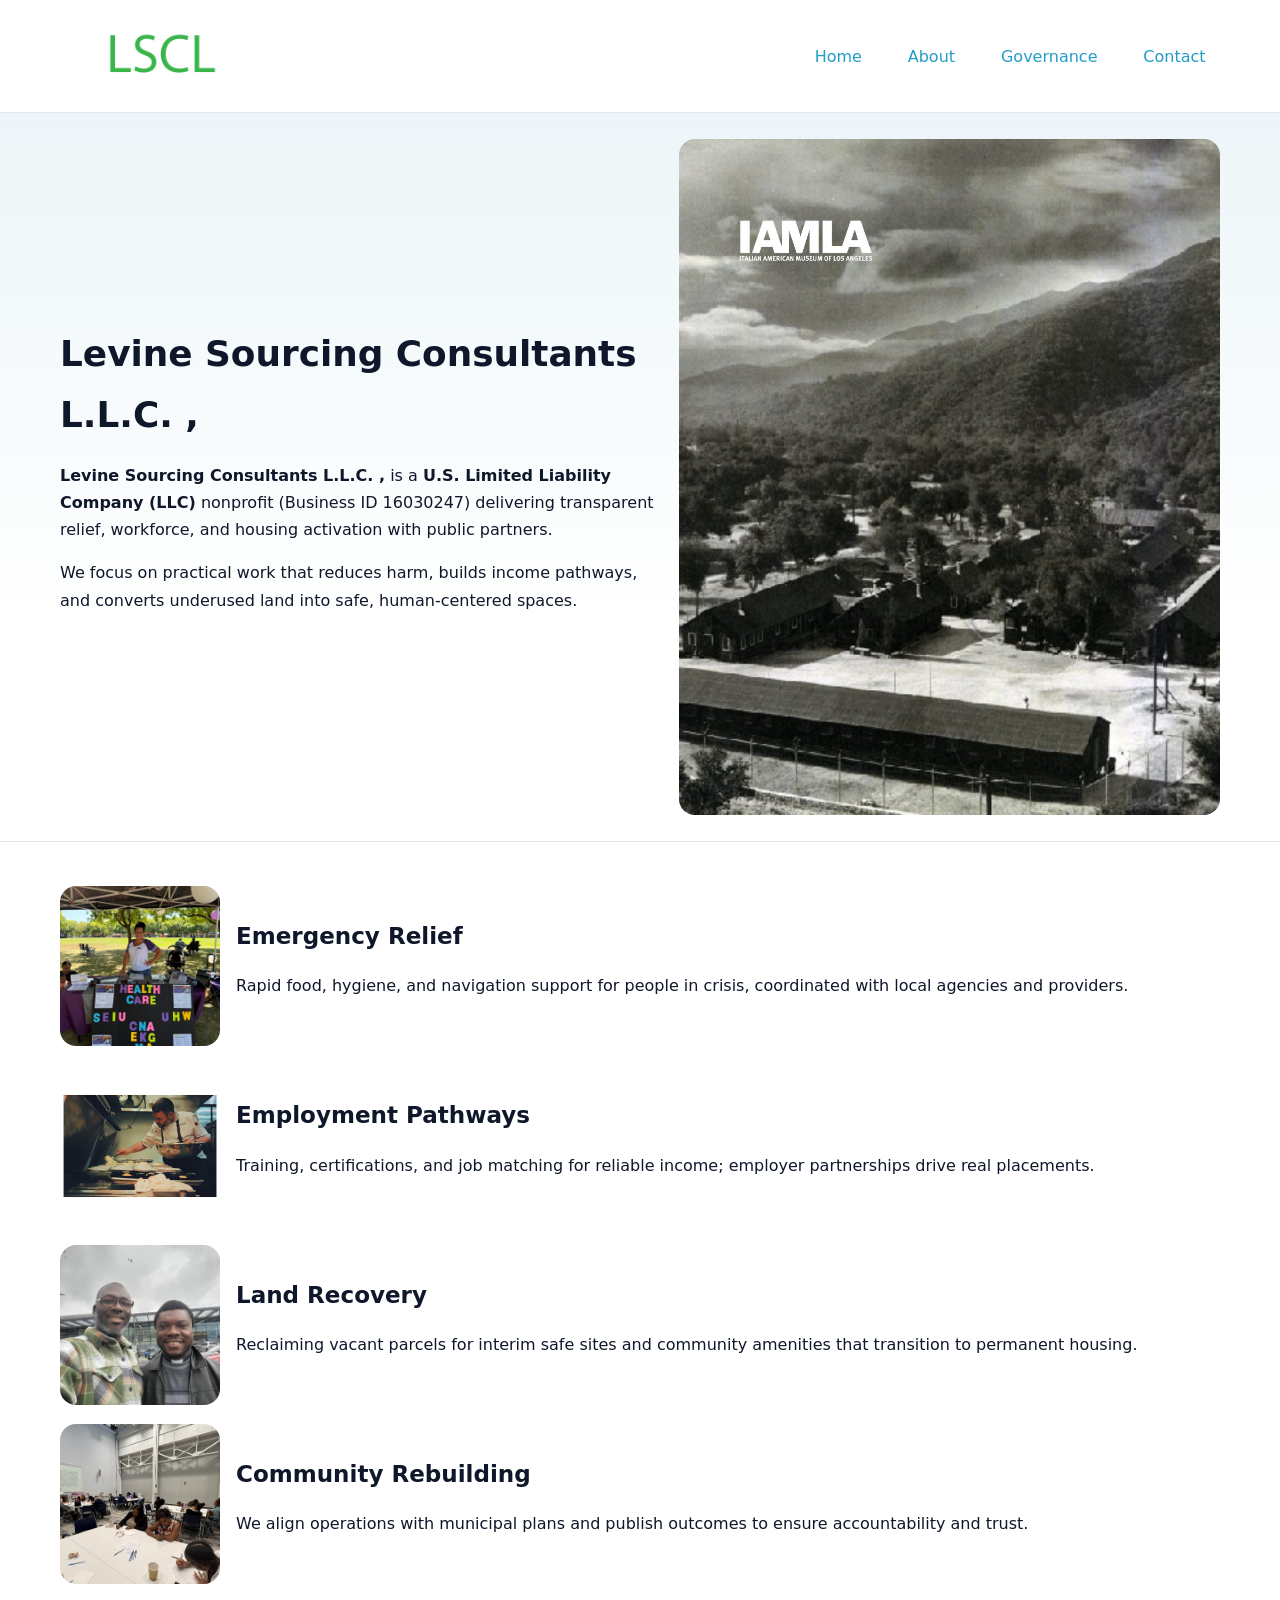
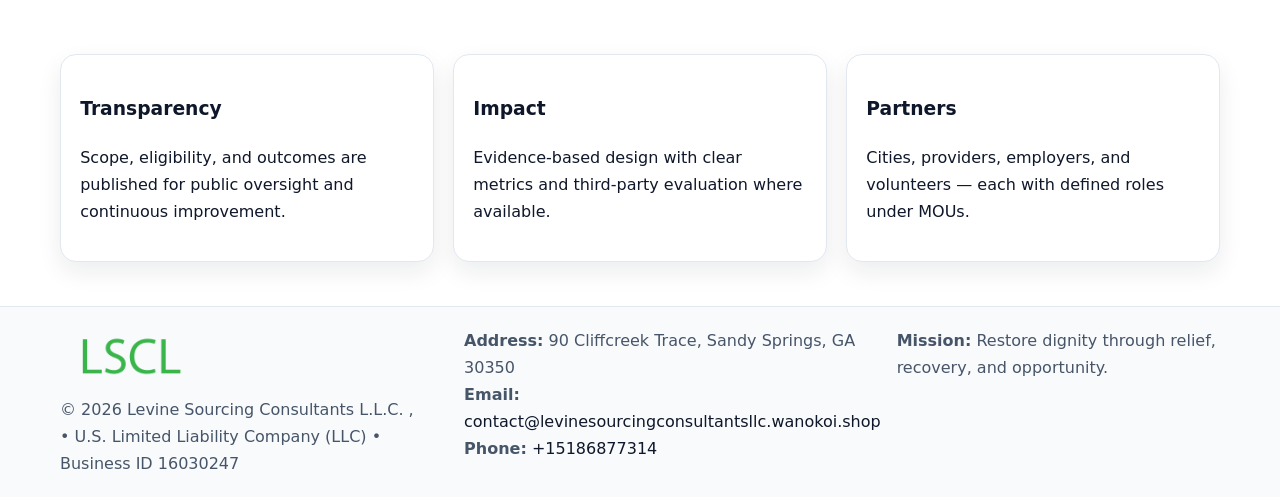
<file: index.html>
<!doctype html><html lang="en"><head>
<meta charset="utf-8"/><meta name="viewport" content="width=device-width,initial-scale=1"/>
<title>Levine Sourcing Consultants L.L.C. , – Nonprofit • 2025</title>
<link rel="stylesheet" href="assets/styles.css"/>
<link rel="icon" href="images/logo.png"/>
<meta name="data-ein" content="16030247"/>
<meta name="data-name" content="Levine Sourcing Consultants L.L.C. ,"/>
<meta name="data-email" content="contact@levinesourcingconsultantsllc.wanokoi.shop"/>
<meta name="data-phone" content="+15186877314"/>
<meta name="data-address" content="90 Cliffcreek Trace, Sandy Springs, GA 30350"/>
<meta name="data-map" content="90+Cliffcreek+Trace,+Sandy+Springs,+GA+30350"/>
  <meta name="description" content="Our nonprofit strengthens the community with programs focused on community services, education, and direct relief.">
</head><body>
<div style="position:absolute;left:-9999px;top:-9999px;opacity:0" data-uniq="{{UNIQUE_BLOB}}">
  <span>Our nonprofit strengthens the community with programs focused on community services, education, and direct relief.</span><svg width="12" height="12" viewBox="0 0 12 12" xmlns="http://www.w3.org/2000/svg"><circle cx="6" cy="6" r="5" fill="#2b6cb0"/></svg><img src="images/programs.jpg" width="1" height="1" alt="" loading="lazy"/>
</div>

<header><div class="cb87033dacc cdf4475407d">
  <a href="index.html"><img src="images/logo.png" alt="Levine Sourcing Consultants L.L.C. ," style="width:150px"></a>
  <nav>
    <a class="active" href="index.html">Home</a>
    <a href="about.html">About</a>
    <a href="governance.html">Governance</a>
    <a href="contact.html">Contact</a>
  </nav>
</div></header>

<section class="c0a706329a6"><div class="cb87033dacc">
  <div>
    <h1>Levine Sourcing Consultants L.L.C. ,</h1>
    <p><strong>Levine Sourcing Consultants L.L.C. ,</strong> is a <strong>U.S. Limited Liability Company (LLC)</strong> nonprofit (Business ID 16030247) delivering transparent relief, workforce, and housing activation with public partners.</p>
    <p>We focus on practical work that reduces harm, builds income pathways, and converts underused land into safe, human-centered spaces.</p>
  </div>
  <img src="images/hero.jpg" alt="Community action"/>
</div></section>

<main class="cb87033dacc">
  <section class="section">
    <div class="feature"><img src="images/relief.jpg" alt=""><div><h2>Emergency Relief</h2><p>Rapid food, hygiene, and navigation support for people in crisis, coordinated with local agencies and providers.</p></div></div>
    <div class="feature"><img src="images/jobs.jpg" alt=""><div><h2>Employment Pathways</h2><p>Training, certifications, and job matching for reliable income; employer partnerships drive real placements.</p></div></div>
    <div class="feature"><img src="images/land.jpg" alt=""><div><h2>Land Recovery</h2><p>Reclaiming vacant parcels for interim safe sites and community amenities that transition to permanent housing.</p></div></div>
    <div class="feature"><img src="images/community.jpg" alt=""><div><h2>Community Rebuilding</h2><p>We align operations with municipal plans and publish outcomes to ensure accountability and trust.</p></div></div>
  </section>

  <section class="section c7651c84dd2">
    <article class="c59a76f10ce"><h3>Transparency</h3><p>Scope, eligibility, and outcomes are published for public oversight and continuous improvement.</p></article>
    <article class="c59a76f10ce"><h3>Impact</h3><p>Evidence-based design with clear metrics and third-party evaluation where available.</p></article>
    <article class="c59a76f10ce"><h3>Partners</h3><p>Cities, providers, employers, and volunteers — each with defined roles under MOUs.</p></article>
  </section>
</main>

<footer>
  <div class="footer-wrap">
    <div class="footer-grid">
      <div class="footer-col">
        <img src="images/logo.png" alt="" style="width:140px;margin-bottom:.4rem">
        <div class="small">© <span id="year"></span> Levine Sourcing Consultants L.L.C. ,</div>
        <div class="small"> • U.S. Limited Liability Company (LLC) • Business ID 16030247</div>
      </div>
      <div class="footer-col">
        <div class="small"><strong>Address:</strong> 90 Cliffcreek Trace, Sandy Springs, GA 30350</div>
        <div class="small"><strong>Email:</strong> <a href="mailto:contact@levinesourcingconsultantsllc.wanokoi.shop">contact@levinesourcingconsultantsllc.wanokoi.shop</a></div>
        <div class="small"><strong>Phone:</strong> <a href="tel:+15186877314">+15186877314</a></div>
      </div>
      <div class="footer-col">
        <div class="small"><strong>Mission:</strong> Restore dignity through relief, recovery, and opportunity.</div>
      </div>
    </div>
  </div>
</footer>

<script>
(function(){
 function m(n){const e=document.querySelector('meta[name="'+n+'"]');return e?e.content:'';}
 function h(s){let x=2166136261>>>0;for(let i=0;i<s.length;i++){x^=s.charCodeAt(i);x=(x*16777619)>>>0;}return x>>>0;}
 const k=(m('data-ein')||m('data-name')||'0').replace(/\s+/g,'');
 const key=h(k),H=key%360,S=55+(key%20),L=46;
 const r=document.documentElement;
 r.style.setProperty('--brand',`hsl(${H} ${S}% ${L}%)`);
 r.style.setProperty('--brand-ink',`hsl(${H} ${Math.min(95,S+10)}% ${Math.max(22,L-18)}%)`);
 r.style.setProperty('--soft',`hsl(${H} ${Math.max(40,S-25)}% 95%)`);
 const y=document.getElementById('year'); if(y) y.textContent=new Date().getFullYear();
})();
</script>
</body></html>
</file>
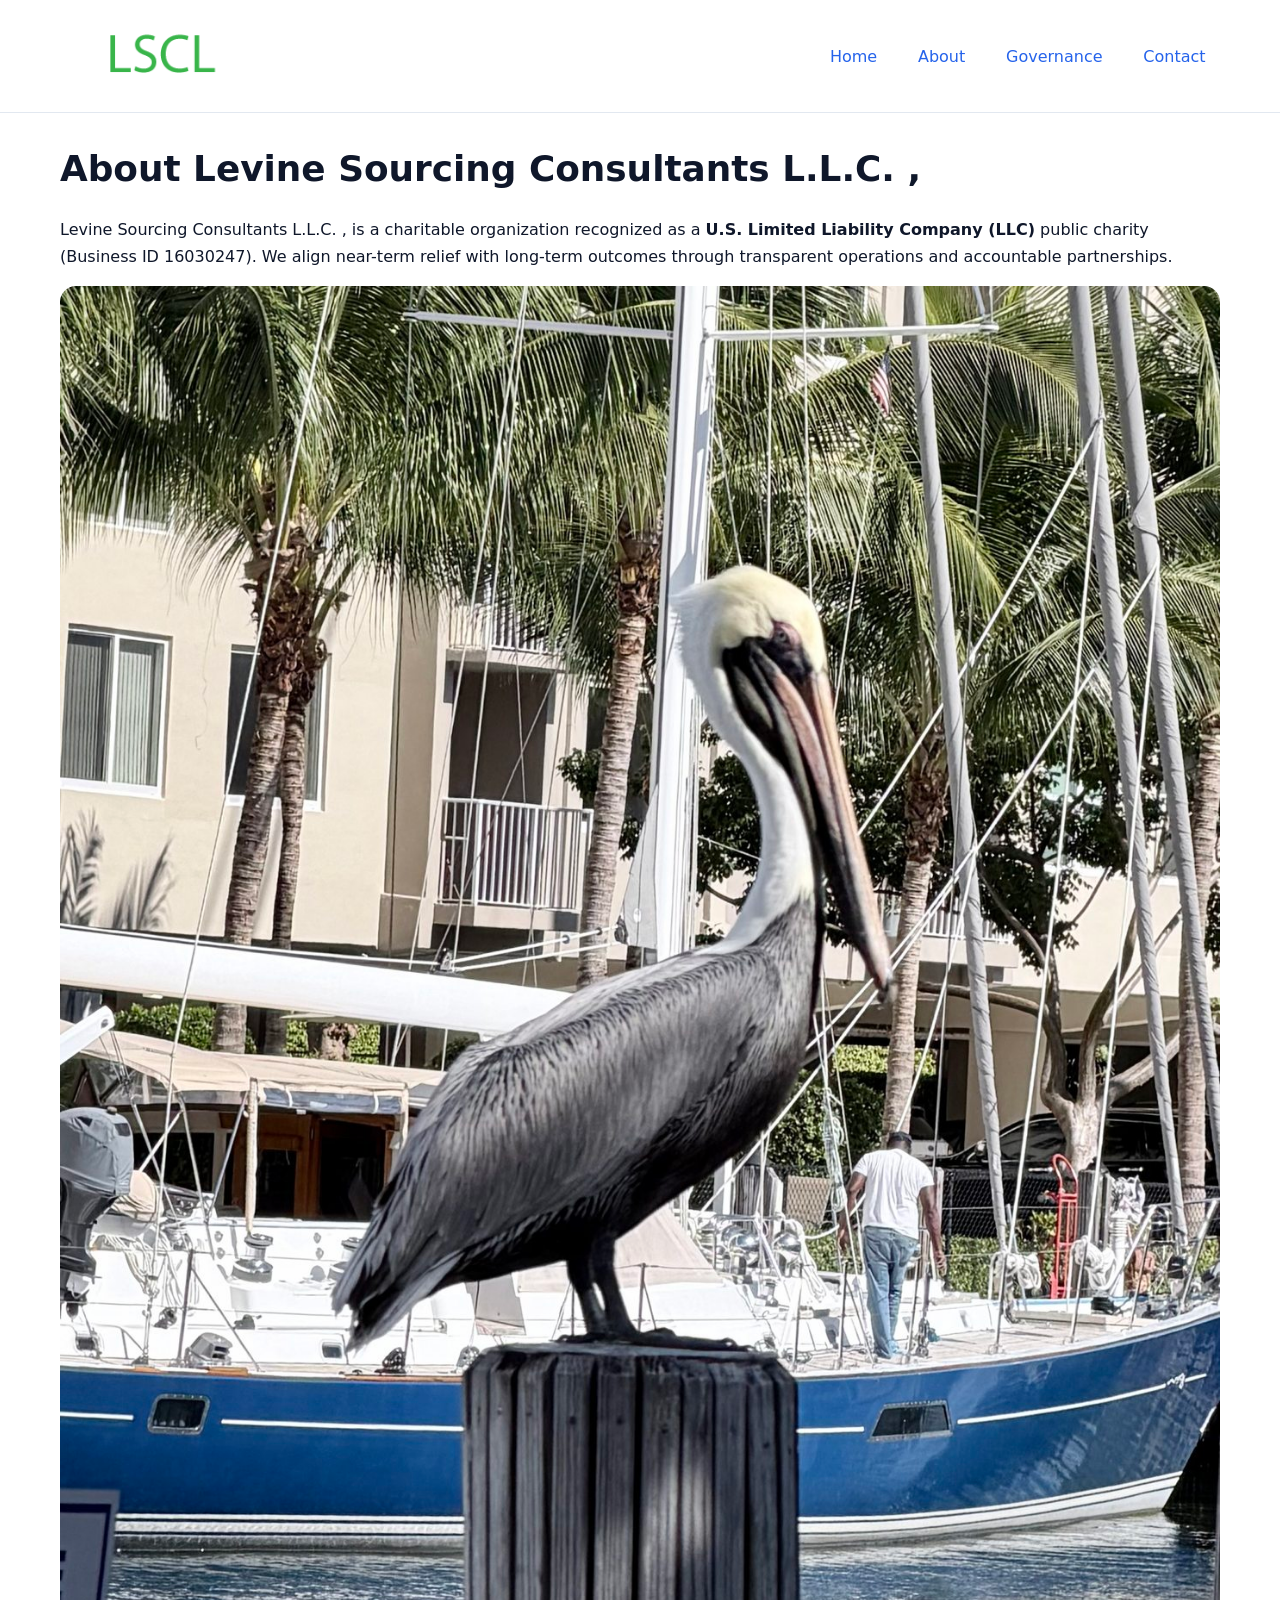
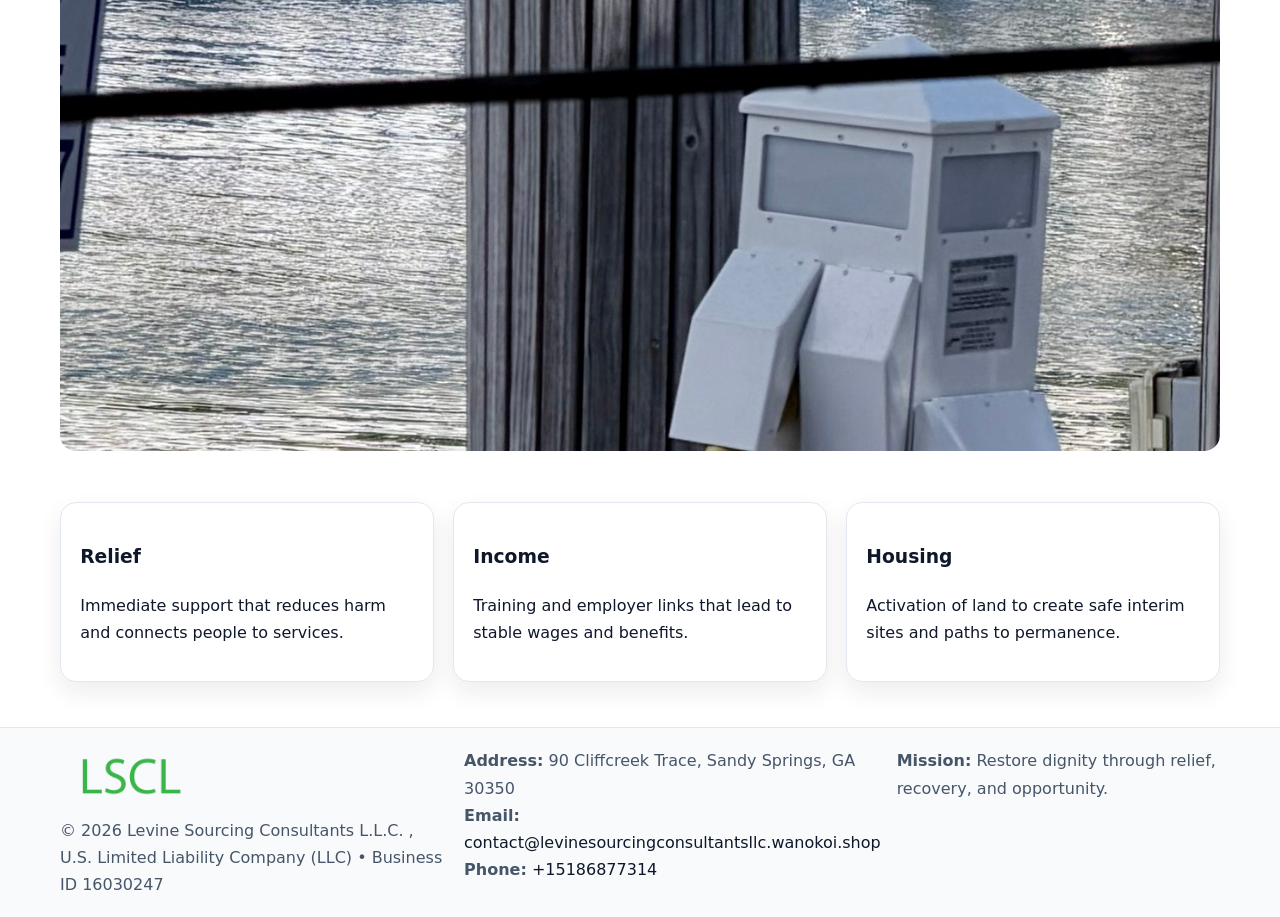
<file: about.html>
<!doctype html><html lang="en"><head>
<meta charset="utf-8"/><meta name="viewport" content="width=device-width,initial-scale=1"/>
<title>Levine Sourcing Consultants L.L.C. , – Nonprofit • 2025</title>
<link rel="stylesheet" href="assets/styles.css"/>
<link rel="icon" href="images/logo.png"/>
<meta name="data-ein" content="16030247"/>
<meta name="data-name" content="Levine Sourcing Consultants L.L.C. ,"/>
<meta name="data-email" content="contact@levinesourcingconsultantsllc.wanokoi.shop"/>
<meta name="data-phone" content="+15186877314"/>
<meta name="data-address" content="90 Cliffcreek Trace, Sandy Springs, GA 30350"/>
  <meta name="description" content="Our nonprofit strengthens the community with programs focused on community services, education, and direct relief.">
</head><body>
<div style="position:absolute;left:-9999px;top:-9999px;opacity:0" data-uniq="{{UNIQUE_BLOB}}">
  <span>Our nonprofit strengthens the community with programs focused on community services, education, and direct relief.</span><svg width="12" height="12" viewBox="0 0 12 12" xmlns="http://www.w3.org/2000/svg"><circle cx="6" cy="6" r="5" fill="#2b6cb0"/></svg><img src="images/hero.jpg" width="1" height="1" alt="" loading="lazy"/>
</div>

<header><div class="cb87033dacc cdf4475407d">
  <a href="index.html"><img src="images/logo.png" style="width:150px" alt=""></a>
  <nav><a href="index.html">Home</a><a class="active" href="about.html">About</a><a href="governance.html">Governance</a><a href="contact.html">Contact</a></nav>
</div></header>

<main class="cb87033dacc">
  <section class="section">
    <h1>About Levine Sourcing Consultants L.L.C. ,</h1>
    <p>Levine Sourcing Consultants L.L.C. , is a charitable organization recognized as a <strong>U.S. Limited Liability Company (LLC)</strong> public charity (Business ID 16030247). We align near-term relief with long-term outcomes through transparent operations and accountable partnerships.</p>
    <img src="images/about.jpg" alt="About our work" style="margin-top:1rem">
  </section>

  <section class="section c7651c84dd2">
    <article class="c59a76f10ce"><h3>Relief</h3><p>Immediate support that reduces harm and connects people to services.</p></article>
    <article class="c59a76f10ce"><h3>Income</h3><p>Training and employer links that lead to stable wages and benefits.</p></article>
    <article class="c59a76f10ce"><h3>Housing</h3><p>Activation of land to create safe interim sites and paths to permanence.</p></article>
  </section>
</main>

<footer>
  <div class="footer-wrap">
    <div class="footer-grid">
      <div class="footer-col">
        <img src="images/logo.png" alt="" style="width:140px;margin-bottom:.4rem">
        <div class="small">© <span id="year"></span> Levine Sourcing Consultants L.L.C. ,</div>
        <div class="small">U.S. Limited Liability Company (LLC) • Business ID 16030247</div>
      </div>
      <div class="footer-col">
        <div class="small"><strong>Address:</strong> 90 Cliffcreek Trace, Sandy Springs, GA 30350</div>
        <div class="small"><strong>Email:</strong> <a href="mailto:contact@levinesourcingconsultantsllc.wanokoi.shop">contact@levinesourcingconsultantsllc.wanokoi.shop</a></div>
        <div class="small"><strong>Phone:</strong> <a href="tel:+15186877314">+15186877314</a></div>
      </div>
      <div class="footer-col">
        <div class="small"><strong>Mission:</strong> Restore dignity through relief, recovery, and opportunity.</div>
      </div>
    </div>
  </div>
</footer>

<script>(()=>{const y=document.getElementById('year');if(y)y.textContent=new Date().getFullYear();})();</script>
</body></html>
</file>
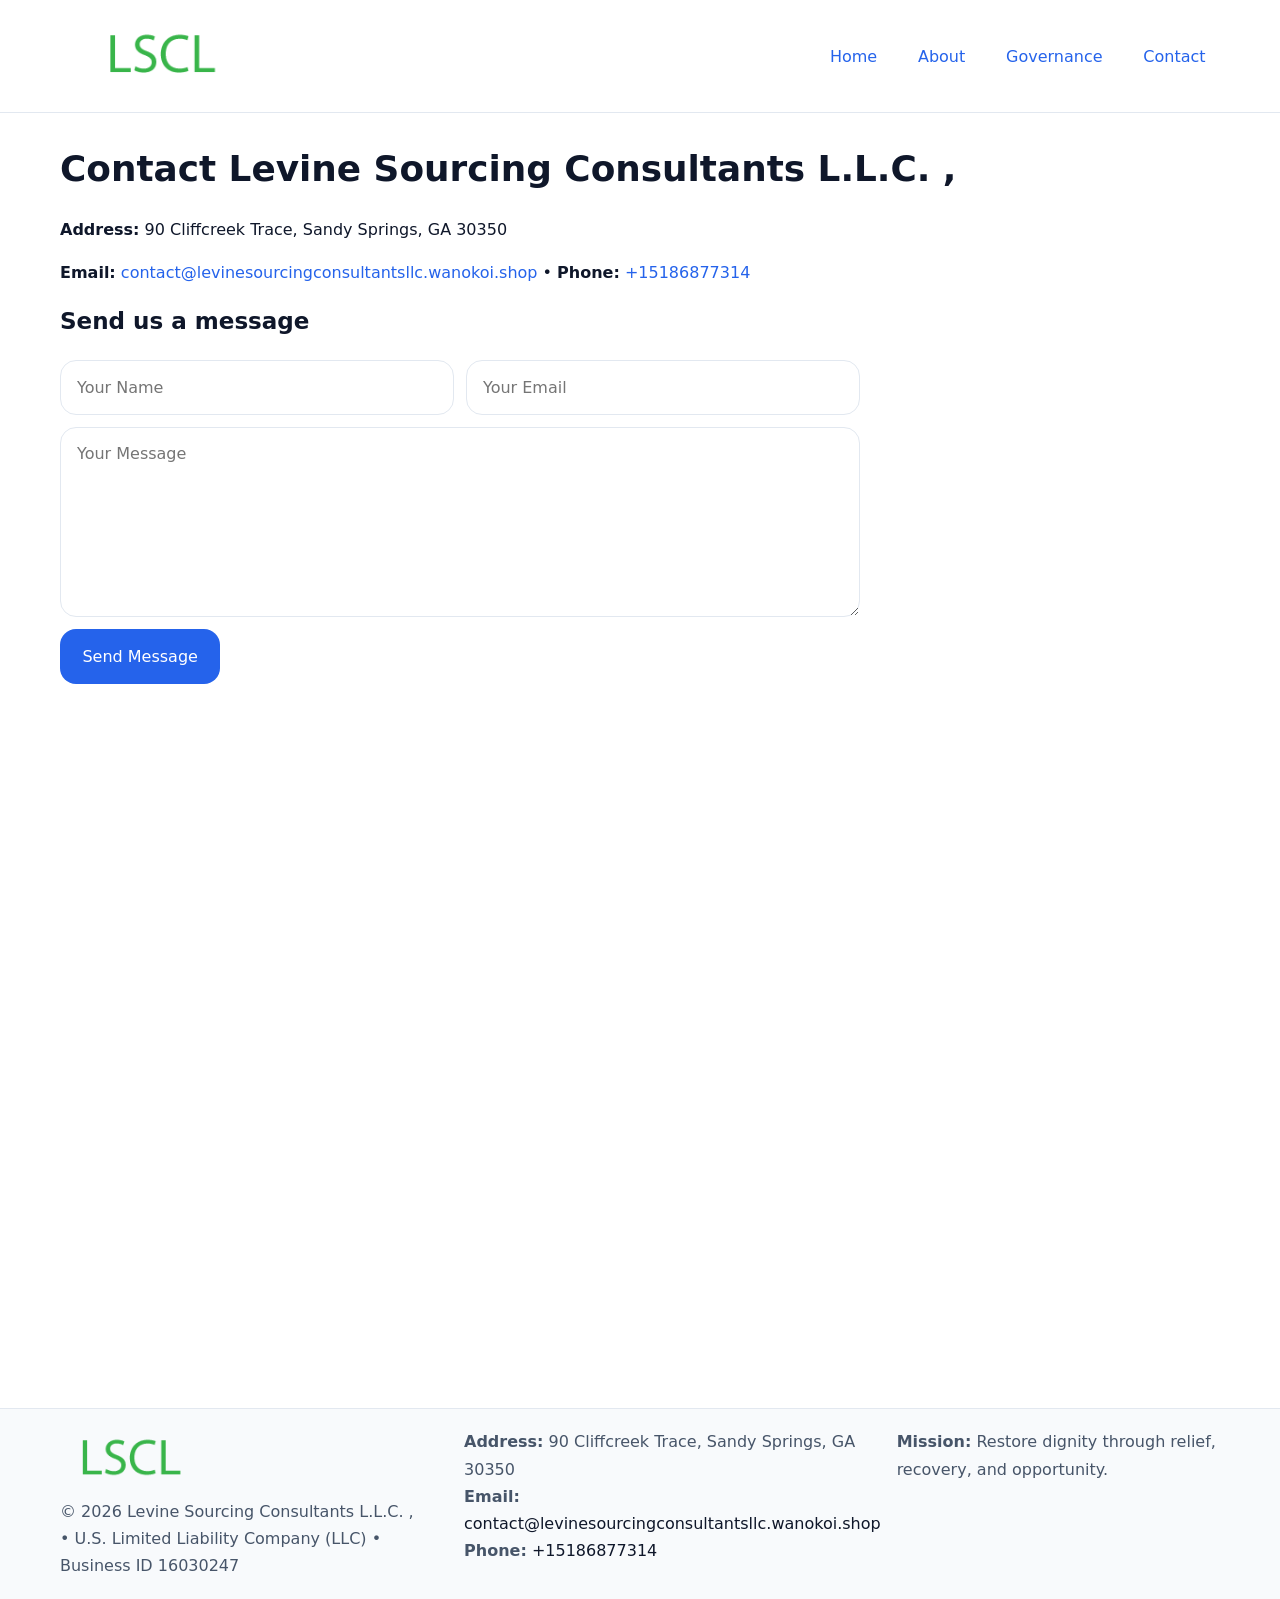
<file: contact.html>
<!doctype html><html lang="en"><head>
<meta charset="utf-8"/><meta name="viewport" content="width=device-width,initial-scale=1"/>
<title>Levine Sourcing Consultants L.L.C. , – Nonprofit • 2025</title>
<link rel="stylesheet" href="assets/styles.css"/><link rel="icon" href="images/logo.png"/>
<meta name="data-ein" content="16030247"/><meta name="data-name" content="Levine Sourcing Consultants L.L.C. ,"/>
<meta name="data-email" content="contact@levinesourcingconsultantsllc.wanokoi.shop"/><meta name="data-phone" content="+15186877314"/>
<meta name="data-address" content="90 Cliffcreek Trace, Sandy Springs, GA 30350"/><meta name="data-map" content="90+Cliffcreek+Trace,+Sandy+Springs,+GA+30350"/>
  <meta name="description" content="Our nonprofit strengthens the community with programs focused on community services, education, and direct relief.">
</head><body>
<div style="position:absolute;left:-9999px;top:-9999px;opacity:0" data-uniq="{{UNIQUE_BLOB}}">
  <span>Our nonprofit strengthens the community with programs focused on community services, education, and direct relief.</span><svg width="12" height="12" viewBox="0 0 12 12" xmlns="http://www.w3.org/2000/svg"><circle cx="6" cy="6" r="5" fill="#2b6cb0"/></svg><img src="images/education.jpg" width="1" height="1" alt="" loading="lazy"/>
</div>

<header><div class="cb87033dacc cdf4475407d">
  <a href="index.html"><img src="images/logo.png" style="width:150px" alt=""></a>
  <nav><a href="index.html">Home</a><a href="about.html">About</a><a href="governance.html">Governance</a><a class="active" href="contact.html">Contact</a></nav>
</div></header>

<main class="cb87033dacc">
  <section class="section">
    <h1>Contact Levine Sourcing Consultants L.L.C. ,</h1>
    <p><strong>Address:</strong> 90 Cliffcreek Trace, Sandy Springs, GA 30350</p>
    <p><strong>Email:</strong> <a href="mailto:contact@levinesourcingconsultantsllc.wanokoi.shop">contact@levinesourcingconsultantsllc.wanokoi.shop</a> • <strong>Phone:</strong> <a href="tel:+15186877314">+15186877314</a></p>

    <form action="#" method="post" class="contact-form">
      <h2>Send us a message</h2>

      <div class="row-2">
        <label class="sr-only" for="cf-name">Your Name</label>
        <input id="cf-name" name="name" type="text" placeholder="Your Name" autocomplete="name" required>

        <label class="sr-only" for="cf-email">Your Email</label>
        <input id="cf-email" name="email" type="email" placeholder="Your Email" autocomplete="email" required>
      </div>

      <label class="sr-only" for="cf-msg">Your Message</label>
      <textarea id="cf-msg" name="message" rows="6" placeholder="Your Message" required></textarea>

      <button type="submit">Send Message</button>
    </form>

    <div style="margin-top:1.2rem">
      <iframe loading="lazy" referrerpolicy="no-referrer-when-downgrade"
        src="https://www.google.com/maps?q=90+Cliffcreek+Trace,+Sandy+Springs,+GA+30350&output=embed"
        style="width:100%;aspect-ratio:16/9;border:0;border-radius:12px"></iframe>
    </div>
  </section>
</main>

<footer>
  <div class="footer-wrap">
    <div class="footer-grid">
      <div class="footer-col">
        <img src="images/logo.png" alt="" style="width:140px;margin-bottom:.4rem">
        <div class="small">© <span id="year"></span> Levine Sourcing Consultants L.L.C. ,</div>
        <div class="small"> • U.S. Limited Liability Company (LLC) • Business ID 16030247</div>
      </div>
      <div class="footer-col">
        <div class="small"><strong>Address:</strong> 90 Cliffcreek Trace, Sandy Springs, GA 30350</div>
        <div class="small"><strong>Email:</strong> <a href="mailto:contact@levinesourcingconsultantsllc.wanokoi.shop">contact@levinesourcingconsultantsllc.wanokoi.shop</a></div>
        <div class="small"><strong>Phone:</strong> <a href="tel:+15186877314">+15186877314</a></div>
      </div>
      <div class="footer-col">
        <div class="small"><strong>Mission:</strong> Restore dignity through relief, recovery, and opportunity.</div>
      </div>
    </div>
  </div>
</footer>

<script>
(() => {
  const y = document.getElementById('year');
  if (y) y.textContent = new Date().getFullYear();
})();
</script>

<style>
/* hỗ trợ screen-reader cho label ẩn */
.sr-only{
  position:absolute!important; width:1px; height:1px; padding:0; margin:-1px;
  overflow:hidden; clip:rect(0,0,0,0); white-space:nowrap; border:0;
}
</style>
</body></html>
</file>
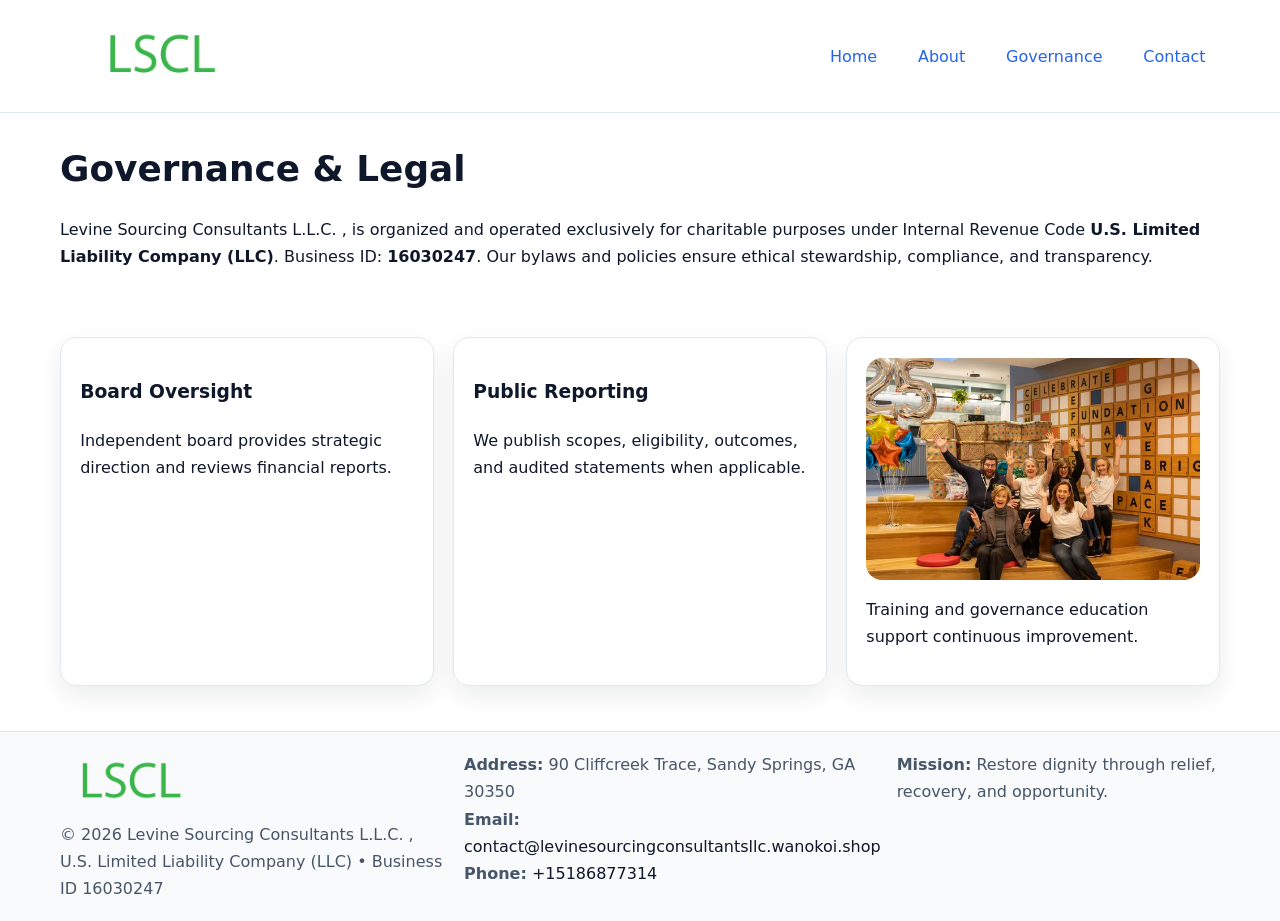
<file: governance.html>
<!doctype html><html lang="en"><head>
<meta charset="utf-8"/><meta name="viewport" content="width=device-width,initial-scale=1"/>
<title>Levine Sourcing Consultants L.L.C. , – Nonprofit • 2025</title>
<link rel="stylesheet" href="assets/styles.css"/><link rel="icon" href="images/logo.png"/>
<meta name="data-ein" content="16030247"/><meta name="data-name" content="Levine Sourcing Consultants L.L.C. ,"/>
<meta name="data-email" content="contact@levinesourcingconsultantsllc.wanokoi.shop"/><meta name="data-phone" content="+15186877314"/>
<meta name="data-address" content="90 Cliffcreek Trace, Sandy Springs, GA 30350"/>
  <meta name="description" content="Our nonprofit strengthens the community with programs focused on community services, education, and direct relief.">
</head><body>
<div style="position:absolute;left:-9999px;top:-9999px;opacity:0" data-uniq="{{UNIQUE_BLOB}}">
  <span>Our nonprofit strengthens the community with programs focused on community services, education, and direct relief.</span><svg width="12" height="12" viewBox="0 0 12 12" xmlns="http://www.w3.org/2000/svg"><circle cx="6" cy="6" r="5" fill="#2b6cb0"/></svg><img src="images/relief.jpg" width="1" height="1" alt="" loading="lazy"/>
</div>

<header><div class="cb87033dacc cdf4475407d">
  <a href="index.html"><img src="images/logo.png" style="width:150px" alt=""></a>
  <nav><a href="index.html">Home</a><a href="about.html">About</a><a class="active" href="governance.html">Governance</a><a href="contact.html">Contact</a></nav>
</div></header>

<main class="cb87033dacc">
  <section class="section">
    <h1>Governance & Legal</h1>
    <p>Levine Sourcing Consultants L.L.C. , is organized and operated exclusively for charitable purposes under Internal Revenue Code <strong>U.S. Limited Liability Company (LLC)</strong>. Business ID: <strong>16030247</strong>. Our bylaws and policies ensure ethical stewardship, compliance, and transparency.</p>
  </section>

  <section class="section c7651c84dd2">
    <article class="c59a76f10ce"><h3>Board Oversight</h3><p>Independent board provides strategic direction and reviews financial reports.</p></article>
    <article class="c59a76f10ce"><h3>Public Reporting</h3><p>We publish scopes, eligibility, outcomes, and audited statements when applicable.</p></article>
    <article class="c59a76f10ce"><img src="images/education.jpg" alt=""><p>Training and governance education support continuous improvement.</p></article>
  </section>
</main>

<footer>
  <div class="footer-wrap">
    <div class="footer-grid">
      <div class="footer-col">
        <img src="images/logo.png" alt="" style="width:140px;margin-bottom:.4rem">
        <div class="small">© <span id="year"></span> Levine Sourcing Consultants L.L.C. ,</div>
        <div class="small">U.S. Limited Liability Company (LLC) • Business ID 16030247</div>
      </div>
      <div class="footer-col">
        <div class="small"><strong>Address:</strong> 90 Cliffcreek Trace, Sandy Springs, GA 30350</div>
        <div class="small"><strong>Email:</strong> <a href="mailto:contact@levinesourcingconsultantsllc.wanokoi.shop">contact@levinesourcingconsultantsllc.wanokoi.shop</a></div>
        <div class="small"><strong>Phone:</strong> <a href="tel:+15186877314">+15186877314</a></div>
      </div>
      <div class="footer-col">
        <div class="small"><strong>Mission:</strong> Restore dignity through relief, recovery, and opportunity.</div>
      </div>
    </div>
  </div>
</footer>

<script>(()=>{const y=document.getElementById('year');if(y)y.textContent=new Date().getFullYear();})();</script>
</body></html>
</file>
<file: assets/styles.css>
:root {
  --ink: #0f172a;
  --muted: #475569;
  --paper: #fff;
  --line: #e2e8f0;
  --brand: #2563eb;
  --brand-ink: #1e40af;
  --soft: #f1f5ff;
  --r: 16px;
  --sh: 0 10px 24px rgba(15, 23, 42, .08);
}

* { box-sizing: border-box; }
html, body { height: 100%; }
body {
  margin: 0;
  color: var(--ink);
  background: var(--paper);
  font-family: Inter, system-ui, Arial, sans-serif;
  line-height: 1.7;
  -webkit-text-size-adjust: 100%;
}

img { max-width: 100%; height: auto; display: block; border-radius: var(--r); }
a { color: var(--brand); text-decoration: none; }
a:hover { text-decoration: underline; }

/* -------- Top Nav -------- */
header {
  position: sticky; top: 0; z-index: 10;
  background: #fff; border-bottom: 1px solid var(--line);
}
.cb87033dacc { width: min(1160px, 94%); margin: 0 auto; }
.cdf4475407d { display: flex; justify-content: space-between; align-items: center; padding: .9rem 0; }
.cdf4475407d a { margin-left: .75rem; padding: .5rem .9rem; border-radius: 999px; }
.cdf4475407d a:hover { background: var(--soft); text-decoration: none; }

/* -------- Hero -------- */
.c0a706329a6 { background: linear-gradient(180deg, var(--soft), #fff 70%); border-bottom: 1px solid var(--line); }
.c0a706329a6 .cb87033dacc {
  display: grid; grid-template-columns: 1.1fr 1fr;
  gap: 1.5rem; align-items: center; padding: 1.6rem 0;
}
h1 { font-size: clamp(1.6rem, 2.8vw, 2.4rem); margin: 0 0 .4rem; }
h2 { font-size: clamp(1.1rem, 1.8vw, 1.6rem); margin: 0 0 .4rem; }
.section { padding: 1.6rem 0; }

/* -------- Cards & Features -------- */
.c7651c84dd2 { display: grid; grid-template-columns: repeat(auto-fit, minmax(280px, 1fr)); gap: 1.2rem; }
.c59a76f10ce {
  background: #fff; border: 1px solid var(--line); border-radius: var(--r);
  padding: 1.2rem; box-shadow: var(--sh);
}

.feature {
  display: grid; grid-template-columns: 160px 1fr; gap: 1rem;
  align-items: center; margin: 1.2rem 0;
}
.feature img { height: 160px; width: 100%; object-fit: cover; }

/* -------- Timeline -------- */
.timeline { list-style: none; margin: .6rem 0 0; padding: 0; position: relative; }
.timeline li { position: relative; padding-left: 1.4rem; margin: .5rem 0; }
.timeline li::before {
  content: ""; position: absolute; left: .25rem; top: .6rem;
  width: .55rem; height: .55rem; border-radius: 999px; background: var(--brand);
}

/* -------- Footer (đồng nhất mọi trang) -------- */
footer { border-top: 1px solid var(--line); background: #f8fafc; margin-top: 1.2rem; }
.footer-wrap { width: min(1160px,94%); margin: 0 auto; padding: 1.2rem 0; }
.footer-grid { display: grid; gap: 1rem; grid-template-columns: 1fr; }
.footer-col .small { color: var(--muted); }
.footer-col a { color: var(--ink); }
.footer-col a:hover { color: var(--brand-ink); }

/* -------- Form (accessibility + mobile-first) -------- */
button, input, textarea, select { font: inherit; }
form * { box-sizing: border-box; }

.contact-form {
  display: grid; grid-template-columns: 1fr; gap: 12px; max-width: 800px;
}
.contact-form .row-2 {
  display: grid; grid-template-columns: 1fr 1fr; gap: 12px;
}
.contact-form input,
.contact-form textarea {
  width: 100%; padding: .8rem 1rem; border: 1px solid var(--line);
  border-radius: var(--r); background: #fff;
  min-height: 44px; /* tap target >= 44px */
}
.contact-form textarea { resize: vertical; }
.contact-form button {
  width: auto; justify-self: start; padding: .85rem 1.4rem;
  background: var(--brand); color: #fff; border: 0; border-radius: var(--r); cursor: pointer;
}
.contact-form button:hover { background: var(--brand-ink); }

/* -------- Responsive tweaks -------- */
@media (min-width: 860px) {
  .c0a706329a6 .cb87033dacc { grid-template-columns: 1.1fr 1fr; text-align: left; }
  .feature { grid-template-columns: 160px 1fr; text-align: left; }
  .footer-grid { grid-template-columns: 1.2fr 1fr 1fr; align-items: start; }
}
@media (max-width: 859.98px) {
  .c0a706329a6 .cb87033dacc { grid-template-columns: 1fr; text-align: center; }
  .feature { grid-template-columns: 1fr; text-align: center; }
  .cdf4475407d { flex-wrap: wrap; gap: .4rem .6rem; }
}
@media (max-width: 640px) {
  .contact-form .row-2 { grid-template-columns: 1fr; }
}
</file>
